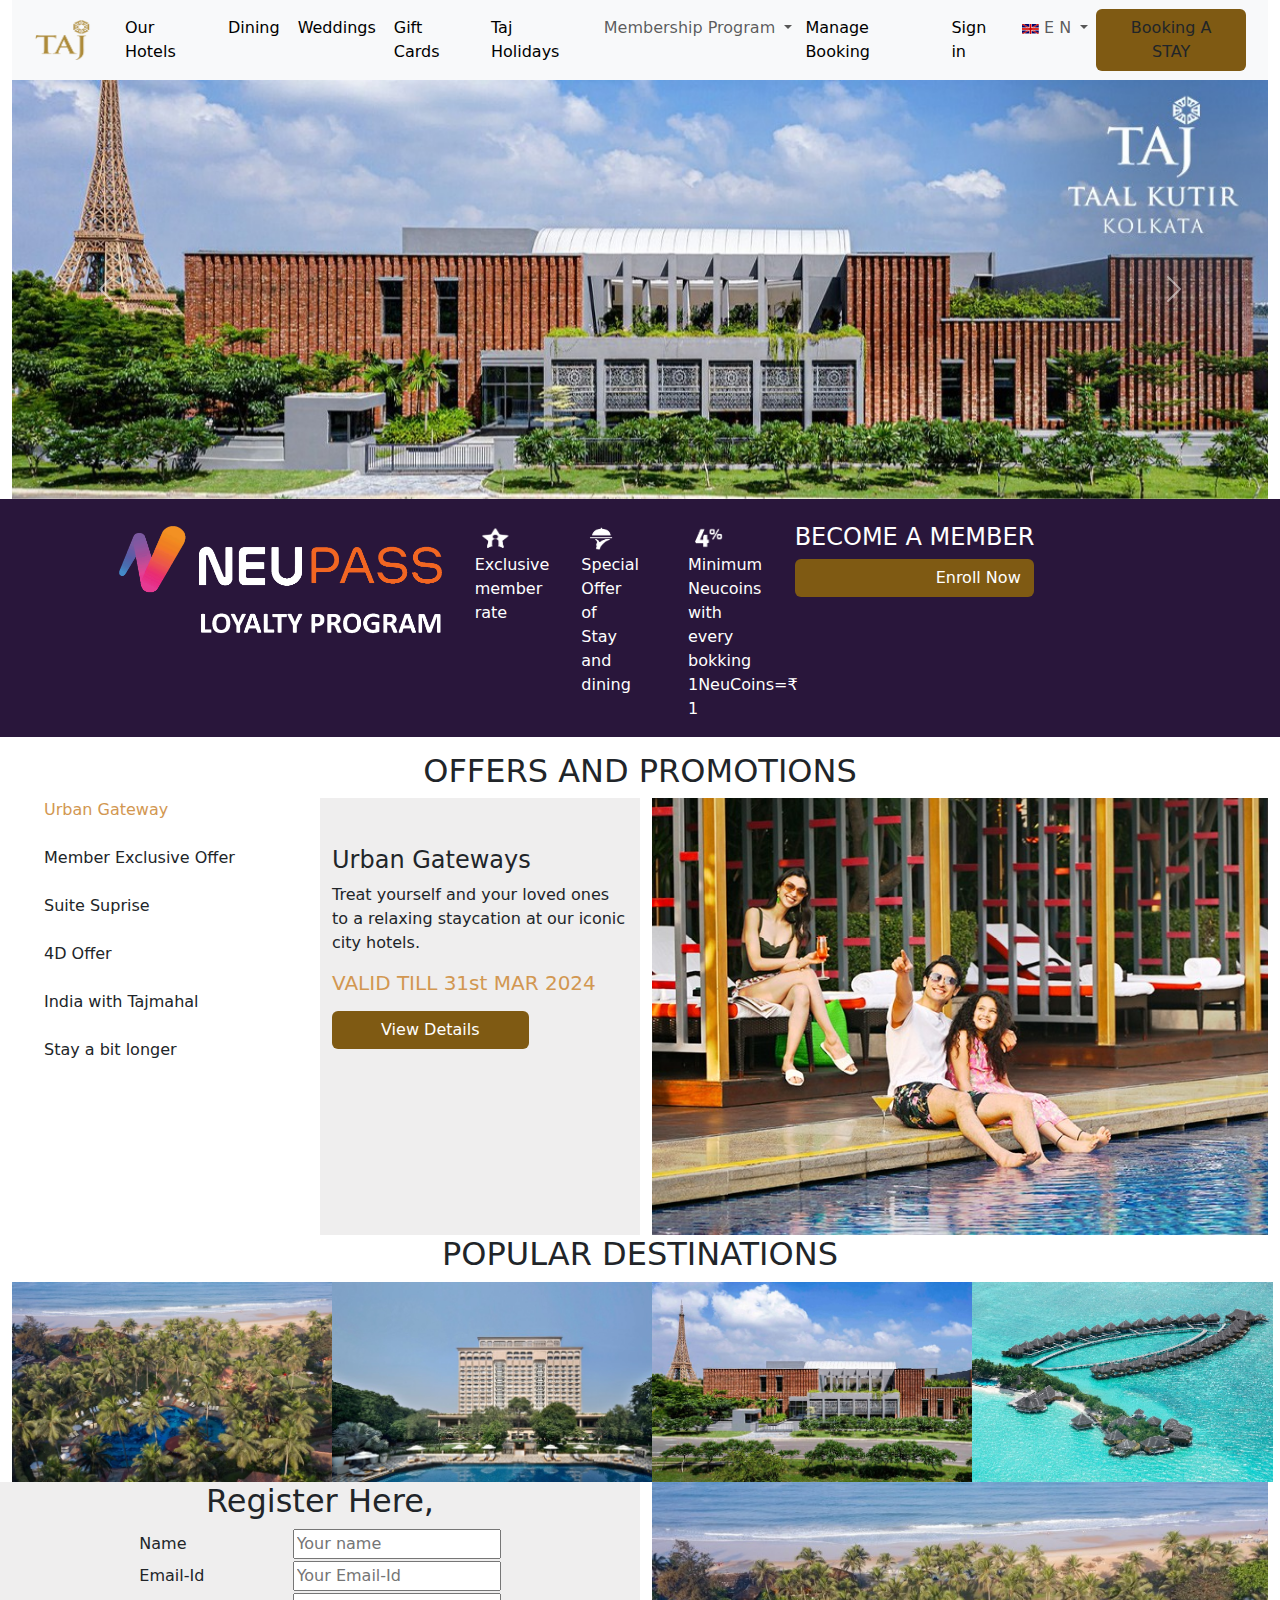
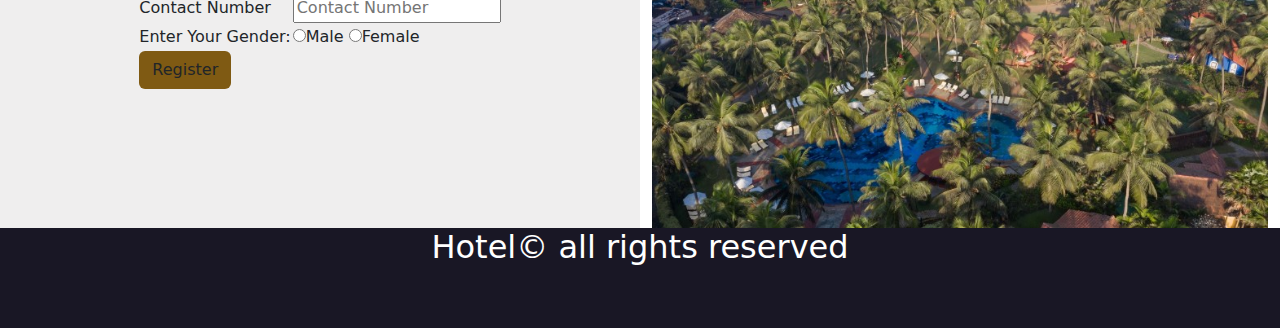
<file: index.html>
<!DOCTYPE html>
<html>

<head>
    <title>Hotel Management</title>
    <link href="css/bootstrap.css" rel="stylesheet" />
    <link href="css/style.css" rel="stylesheet" />
    <script src="js/bootstrap.bundle.js">

    </script>
</head>

<body>

    <div class="container-fluid">
        <div class="row">
            <div class="col-sm-12">
                <nav class="navbar navbar-expand-lg bg-body-tertiary">
                    <div class="container-fluid">
                        <a class="navbar-brand" href="#" style="margin-left: 5px;"><img src="images/logo--Taj.png"
                                height="40px" width="70px" /></a>
                        <button class="navbar-toggler" type="button" data-bs-toggle="collapse"
                            data-bs-target="#navbarSupportedContent" aria-controls="navbarSupportedContent"
                            aria-expanded="false" aria-label="Toggle navigation">
                            <span class="navbar-toggler-icon"></span>
                        </button>
                        <div class="collapse navbar-collapse" id="navbarSupportedContent">
                            <ul class="navbar-nav me-auto mb-2 mb-lg-0">
                                <li class="nav-item">
                                    <a class="nav-link active" aria-current="page" href="index.html"
                                        style="padding-left: 10px">Our Hotels</a>
                                </li>
                                <li class="nav-item">
                                    <a class="nav-link active" aria-current="page" href="Dining.html"
                                        style="padding-left: 10px">Dining</a>
                                </li>
                                <li class="nav-item">
                                    <a class="nav-link active" aria-current="page" href="Wedding.html"
                                        style="padding-left: 10px">Weddings</a>
                                </li>
                                <li class="nav-item">
                                    <a class="nav-link active" aria-current="page" href="#"
                                        style="padding-left: 10px">Gift Cards</a>
                                </li>
                                <li class="nav-item">
                                    <a class="nav-link active" aria-current="page" href="Holidays.html"
                                        style="padding-left: 10px">Taj Holidays</a>
                                </li>

                                <li class="nav-item dropdown">
                                    <a class="nav-link dropdown-toggle" href="#" role="button" data-bs-toggle="dropdown"
                                        aria-expanded="false" style="padding-left: 10px">
                                        Membership Program
                                    </a>
                                    <ul class="dropdown-menu">
                                        <li><a class="dropdown-item" href="#">The Chambers</a></li>
                                        <li><a class="dropdown-item" href="#">Neupass</a></li>
                                        <li><a class="dropdown-item" href="#">Epicure</a></li>
                                        <li><a class="dropdown-item" href="#">Business Connect</a></li>
                                    </ul>
                                </li>
                                <li class="nav-item">
                                    <a class="nav-link active" aria-current="page" href="#"
                                        style="padding-left: 5px">Manage Booking </a>
                                </li>
                                <li class="nav-item">
                                    <a class="nav-link active" aria-current="page" href="Sign.html"
                                        style="padding-left: 5px">Sign in</a>
                                </li>
                                <li class="nav-item dropdown">
                                    <a class="nav-link dropdown-toggle" href="#" role="button" data-bs-toggle="dropdown"
                                        aria-expanded="false">
                                        <span><img src="images/f1.jpg" /></span> E N
                                    </a>
                                    <ul class="dropdown-menu">
                                        <li><a class="dropdown-item" href="#"><span><img
                                                        src="images/f2.jpg" /></span>Duestch</a></li>
                                        <li><a class="dropdown-item" href="#"><span><img
                                                        src="images/f3.jpg" /></span></a></li>
                                        <li><a class="dropdown-item" href="#"><span><img
                                                        src="images/f3.jpg" /></span>Francais</a></li>

                                    </ul>
                                </li>

                            </ul>
                            <form class="d-flex" role="search">

                                <button class="btn btn-outline" type="submit"
                                    style="background-color: #7f5a13; margin-right: 10px;">Booking A STAY</button>
                            </form>
                        </div>
                    </div>
                </nav>
            </div>
        </div>
        <div class="Slider">
            <div id="carouselExample" class="carousel slide">
                <div class="carousel-inner">
                    <div class="carousel-item active">
                        <img src="images/slider1.jpeg" class="d-block w-100" alt="...">
                    </div>
                    <div class="carousel-item">
                        <img src="images/slider2.jpeg" class="d-block w-100" alt="...">
                    </div>
                    <div class="carousel-item">
                        <img src="images/slider3.jpeg" class="d-block w-100" alt="...">
                    </div>
                    <div class="carousel-item">
                        <img src="images/slider4.png" class="d-block w-100" alt="...">
                    </div>
                    <div class="carousel-item">
                        <img src="images/slider5.jpeg" class="d-block w-100" alt="...">
                    </div>
                    <div class="carousel-item">
                        <img src="images/slider6.jpeg" class="d-block w-100" alt="...">
                    </div>
                </div>
                <button class="carousel-control-prev" type="button" data-bs-target="#carouselExample"
                    data-bs-slide="prev">
                    <span class="carousel-control-prev-icon" aria-hidden="true"></span>
                    <span class="visually-hidden">Previous</span>
                </button>
                <button class="carousel-control-next" type="button" data-bs-target="#carouselExample"
                    data-bs-slide="next">
                    <span class="carousel-control-next-icon" aria-hidden="true"></span>
                    <span class="visually-hidden">Next</span>
                </button>
            </div>
        </div>
        <div class="row" style="background-color: #29163b;">
            <div class="col-sm-1"></div>
            <div class="col-sm-3 pt-4 pe-10">
                <img src="images/neu.png"/>
            </div>
            <div class="col-sm-1 ps-5 pt-4" >
                <img src="images/neu1.png" height="30px" width="40px" />
                <p style="color: white" ;>Exclusive member rate</p>
            </div>
            <div class="col-sm-1 ps-5 pt-4" >
                <img src="images/neu2.png" height="30px" width="40px" />
                <p style="color: white" ;>Special Offer of Stay and dining</p>
            </div>

            <div class="col-sm-1 ps-5 pt-4" ><img src="images/neu4.png" height="30px"
                    width="40px" />
                <p style="color: white" ;>Minimum Neucoins with every bokking 1NeuCoins=&#8377 1</p>
            </div>
            <div class="col-sm-3 pt-4  ps-5">
                <h4 style="color: white; ">BECOME A MEMBER</h4>
                <button class="btn btn-outline " type="submit"
                    style="background-color: #7f5a13; color:white;margin-right: 10px; padding-left: 140px; text-align: center; ">Enroll
                    Now</button>
            </div>

            <div class="col-sm-1"></div>
        </div>
        <div class="row">
            <div class="col-sm-12" style="text-align: center; margin-top: 15px ;">
                <h2>OFFERS AND PROMOTIONS</h2>
            </div>
            
        </div>
        <div class="row">
            <div class="col-sm-3">
                <ul style="list-style-type: none;">
                    <li style="color: #d29751;">Urban Gateway</li>
                    <li class="pt-4">Member Exclusive Offer</li>
                    <li class="pt-4">Suite Suprise</li>
                    <li class="pt-4">4D Offer</li>
                    <li class="pt-4">India with Tajmahal</li>
                    <li class="pt-4">Stay a bit longer</li>
                </ul>
            </div>
            <div class="col-sm-3" style="background-color: #efeeee;">
                <h4 class="pt-5">Urban Gateways</h4>
        <p>Treat yourself and your loved ones to a relaxing staycation at our iconic city hotels.

        <h5 style="color: #d29751;">VALID TILL 31st MAR 2024</h5>
        </p>
        <button class="btn btn-outline ps-5 pe-5 " type="submit"
            style="background-color: #7f5a13; color:white;margin-right: 10px; text-align: center; ">View
            Details</button>
            </div>
            <div class="col-sm-6"><img src="images/pic.jpeg" class="d-block w-100" /></div>
        </div>
     <div class="row">
        <div class="col-sm-12">
           <h2 style="text-align: center;"> POPULAR DESTINATIONS</h2>
        </div>
     </div>
     <div class="row">
        <div class="col-sm-3"><img src="images/des1.jpeg" height="200px"/></div>
        <div class="col-sm-3"><img src="images/des2.jpeg" height="200px"/></div>
        <div class="col-sm-3"><img src="images/des3.jpeg" height="200px"/></div>
        <div class="col-sm-3"><img src="images/des4.jpeg" height="200px"/></div>
     </div>
     <div class="row">
        <div class="col-sm-6" style="background-color: #efeeee;"> <h2 style="text-align: center;">Register Here,</h2>
            <form>
                <table style="margin:0 auto;">
                    <tr>
<td>Name</td>
<td>  <input type="text" name="" placeholder="Your name"/></td>
               
                    </tr>
                    <tr>
                        <td>Email-Id</td>
                        <td> <input type="text" email="" placeholder="Your Email-Id"></td>
                    </tr>
                    <tr>
                        <td>Contact Number</td>
                        <td><input type="text" contact="" placeholder="Contact Number"/></td>
                    </tr>
                    <tr>
                        
                        <td> Enter Your Gender:</td>
                           <td> <input type="radio" name="male">Male
                            <input type="radio" name="female">Female
                            
                        </td>
                    </tr>
                    <tr>
                        <td>
                            <button class="btn btn-outline" type="submit"
                            style="background-color: #7f5a13; margin-right: 10px;">Register</button>
                    
                 
                  </td>
                    </tr>
                </table>
            </form>
    </div>
        <div class="col-sm-6"><img src="images/des1.jpeg" class="d-block w-100"></div>
     </div>
       
    </div>
    
    <footer id="footer">
        <h2 >Hotel&copy; all rights reserved</h2>
    </footer>
</body>

</html>
</file>
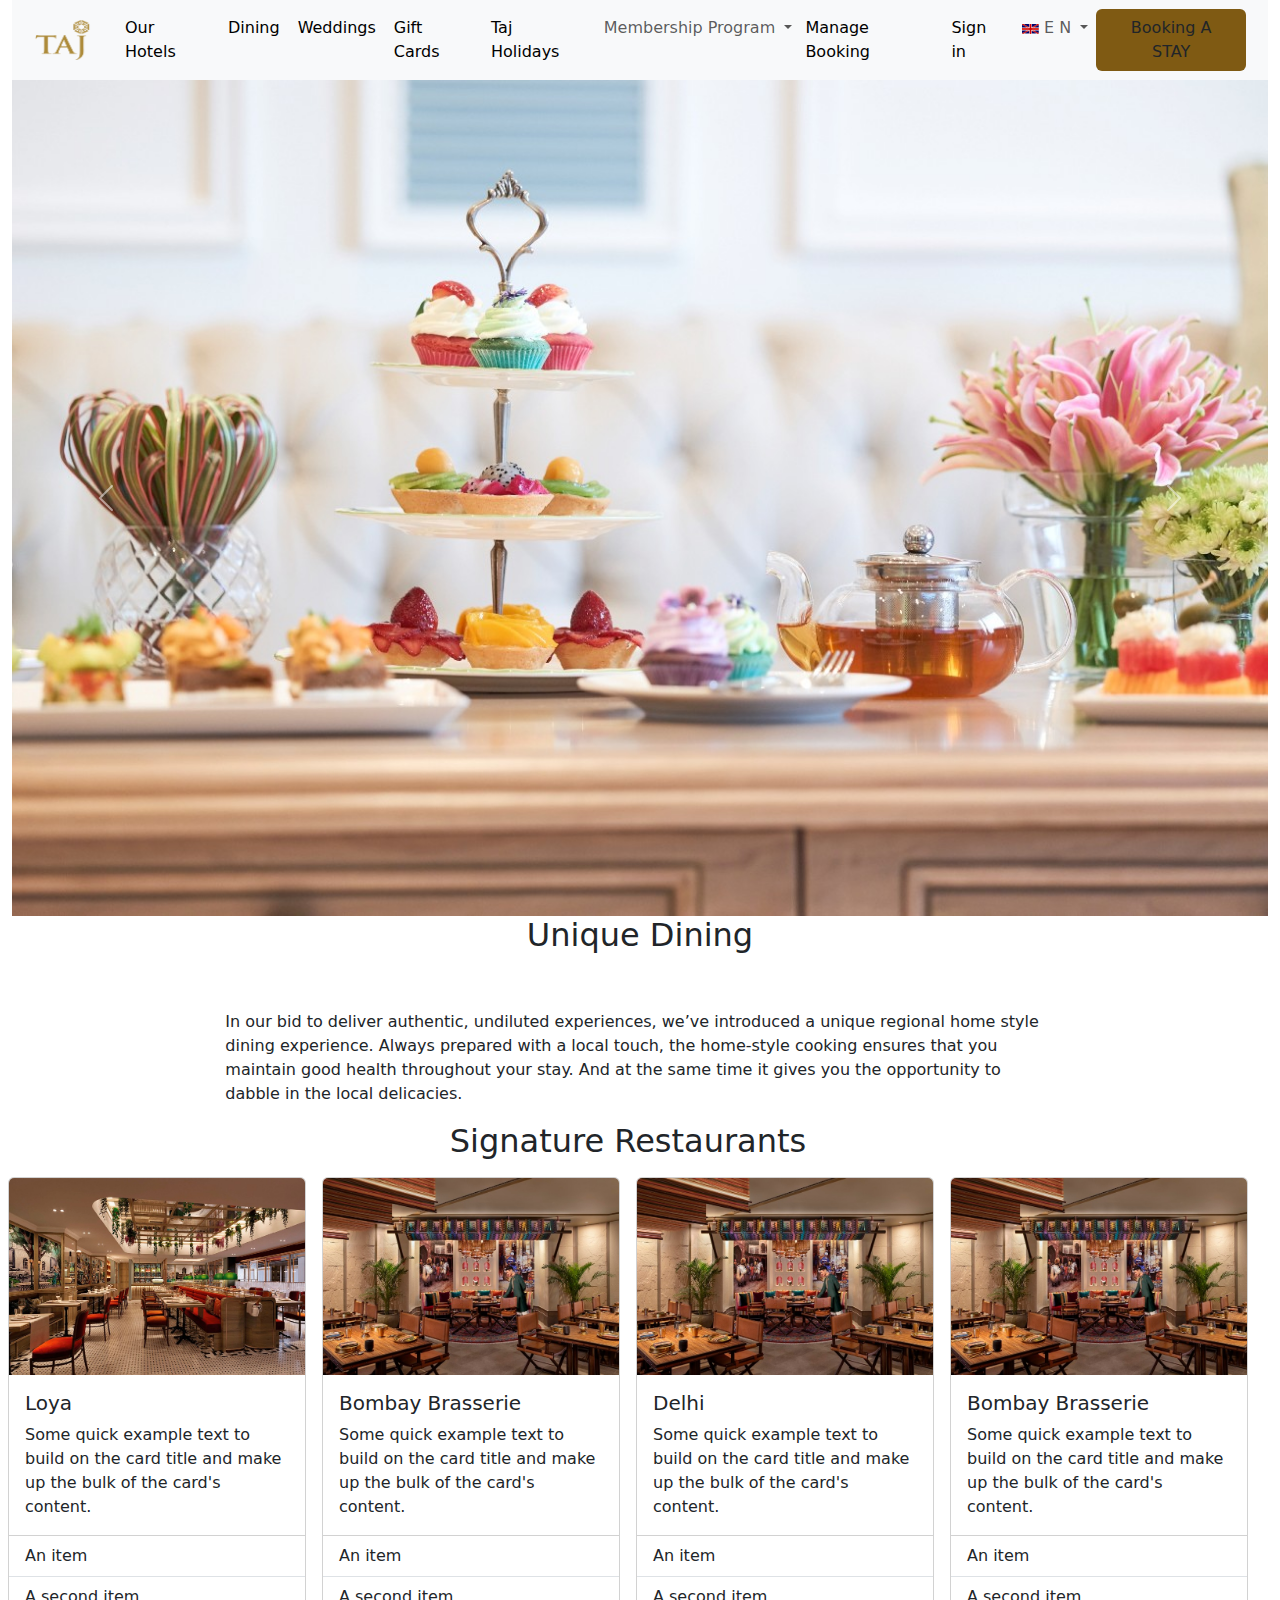
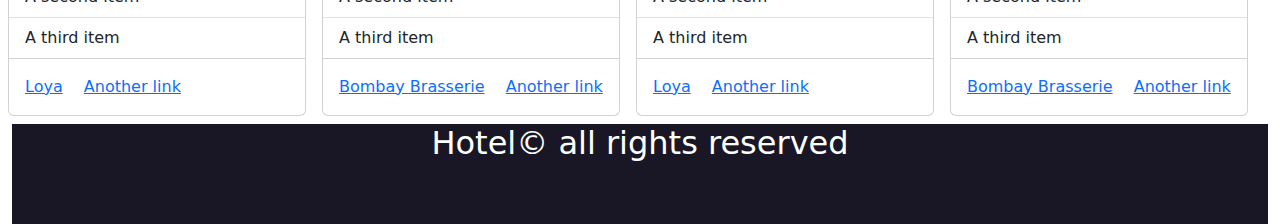
<file: Dining.html>
<!DOCTYPE html>
<html>

<head>
    <title>Hotel Management</title>
    <link href="css/bootstrap.css" rel="stylesheet" />
    <link href="css/style.css" rel="stylesheet" />
    <script src="js/bootstrap.bundle.js">

    </script>
</head>

<body>

    <div class="container-fluid">
        <div class="row">
            <div class="col-sm-12">
                <nav class="navbar navbar-expand-lg bg-body-tertiary">
                    <div class="container-fluid">
                        <a class="navbar-brand" href="#" style="margin-left: 5px;"><img src="images/logo--Taj.png"
                                height="40px" width="70px" /></a>
                        <button class="navbar-toggler" type="button" data-bs-toggle="collapse"
                            data-bs-target="#navbarSupportedContent" aria-controls="navbarSupportedContent"
                            aria-expanded="false" aria-label="Toggle navigation">
                            <span class="navbar-toggler-icon"></span>
                        </button>
                        <div class="collapse navbar-collapse" id="navbarSupportedContent">
                            <ul class="navbar-nav me-auto mb-2 mb-lg-0">
                                <li class="nav-item">
                                    <a class="nav-link active" aria-current="page" href="index.html"
                                        style="padding-left: 10px">Our Hotels</a>
                                </li>
                                <li class="nav-item">
                                    <a class="nav-link active" aria-current="page" href="Dining.html"
                                        style="padding-left: 10px">Dining</a>
                                </li>
                                <li class="nav-item">
                                    <a class="nav-link active" aria-current="page" href="Wedding.html"
                                        style="padding-left: 10px">Weddings</a>
                                </li>
                                <li class="nav-item">
                                    <a class="nav-link active" aria-current="page" href="#"
                                        style="padding-left: 10px">Gift Cards</a>
                                </li>
                                <li class="nav-item">
                                    <a class="nav-link active" aria-current="page" href="Holidays.html"
                                        style="padding-left: 10px">Taj Holidays</a>
                                </li>

                                <li class="nav-item dropdown">
                                    <a class="nav-link dropdown-toggle" href="#" role="button" data-bs-toggle="dropdown"
                                        aria-expanded="false" style="padding-left: 10px">
                                        Membership Program
                                    </a>
                                    <ul class="dropdown-menu">
                                        <li><a class="dropdown-item" href="#">The Chambers</a></li>
                                        <li><a class="dropdown-item" href="#">Neupass</a></li>
                                        <li><a class="dropdown-item" href="#">Epicure</a></li>
                                        <li><a class="dropdown-item" href="#">Business Connect</a></li>
                                    </ul>
                                </li>
                                <li class="nav-item">
                                    <a class="nav-link active" aria-current="page" href="#"
                                        style="padding-left: 5px">Manage Booking </a>
                                </li>
                                <li class="nav-item">
                                    <a class="nav-link active" aria-current="page" href="Sign.html"
                                        style="padding-left: 5px">Sign in</a>
                                </li>
                                <li class="nav-item dropdown">
                                    <a class="nav-link dropdown-toggle" href="#" role="button" data-bs-toggle="dropdown"
                                        aria-expanded="false">
                                        <span><img src="images/f1.jpg" /></span> E N
                                    </a>
                                    <ul class="dropdown-menu">
                                        <li><a class="dropdown-item" href="#"><span><img
                                                        src="images/f2.jpg" /></span>Duestch</a></li>
                                        <li><a class="dropdown-item" href="#"><span><img
                                                        src="images/f3.jpg" /></span></a></li>
                                        <li><a class="dropdown-item" href="#"><span><img
                                                        src="images/f3.jpg" /></span>Francais</a></li>

                                    </ul>
                                </li>

                            </ul>
                            <form class="d-flex" role="search">

                                <button class="btn btn-outline" type="submit"
                                    style="background-color: #7f5a13; margin-right: 10px;">Booking A STAY</button>
                            </form>
                        </div>
                    </div>
                </nav>
            </div>
        </div>
        <div class="Slider">
            <div id="carouselExample" class="carousel slide">
                <div class="carousel-inner">
                    <div class="carousel-item active">
                        <img src="images/dining1.jpeg" class="d-block w-100" alt="...">
                    </div>
                    <div class="carousel-item">
                        <img src="images/dining1.jpeg" class="d-block w-100" alt="...">
                    </div>
                    <div class="carousel-item">
                        <img src="images/dining1.jpeg" class="d-block w-100" alt="...">
                    </div>
                    <div class="carousel-item">
                        <img src="images/dining1.jpeg" class="d-block w-100" alt="...">
                    </div>
                    <div class="carousel-item">
                        <img src="images/dining1.jpeg" class="d-block w-100" alt="...">
                    </div>
                    <div class="carousel-item">
                        <img src="images/dining1.jpeg" class="d-block w-100" alt="...">
                    </div>
                </div>
                <button class="carousel-control-prev" type="button" data-bs-target="#carouselExample"
                    data-bs-slide="prev">
                    <span class="carousel-control-prev-icon" aria-hidden="true"></span>
                    <span class="visually-hidden">Previous</span>
                </button>
                <button class="carousel-control-next" type="button" data-bs-target="#carouselExample"
                    data-bs-slide="next">
                    <span class="carousel-control-next-icon" aria-hidden="true"></span>
                    <span class="visually-hidden">Next</span>
                </button>
            </div>
        </div>

<div class="row">
    <div class="col-sm-2"></div>
    <div class="col-sm-8">
        <h2 style="text-align: center;">Unique Dining</h2>
        <br>
        <br>
        <p>In our bid to deliver authentic, undiluted experiences, we’ve introduced a unique regional home style dining experience. Always prepared with a local touch, the home-style cooking ensures that you maintain good health throughout your stay. And at the same time it gives you the opportunity to dabble in the local delicacies.

        </p>
    </div>
    <div class="col-sm-2"></div>
</div>
    <!-- next step -->
    <div class="row">
        <div class="row">
           <h2 style="text-align: center;">Signature Restaurants</h2>
            <div class="col-sm-6 col-lg-4 col-xl-3 p-2">
            
                <div class="card" style=" width: 100%">
                    <img src="images/din2.jpeg" class="card-img-top d-block w-100" alt="...">
                    <div class="card-body">
                      <h5 class="card-title">Loya</h5>
                      <p class="card-text">Some quick example text to build on the card title and make up the bulk of the card's content.</p>
                    </div>
                    <ul class="list-group list-group-flush">
                      <li class="list-group-item">An item</li>
                      <li class="list-group-item">A second item</li>
                      <li class="list-group-item">A third item</li>
                    </ul>
                    <div class="card-body">
                      <a href="#" class="card-link">Loya</a>
                      <a href="#" class="card-link">Another link</a>
                    </div>
                  </div>
            </div>
            <div class="col-sm-6 col-lg-4 col-xl-3 p-2">
                <div class="card" style=" width: 100%">
                    <img src="images/din3.jpeg" class="card-img-top" class="d-block w-100" alt="...">
                    <div class="card-body">
                      <h5 class="card-title">Bombay Brasserie</h5>
                      <p class="card-text">Some quick example text to build on the card title and make up the bulk of the card's content.</p>
                    </div>
                    <ul class="list-group list-group-flush">
                      <li class="list-group-item">An item</li>
                      <li class="list-group-item">A second item</li>
                      <li class="list-group-item">A third item</li>
                    </ul>
                    <div class="card-body">
                      <a href="#" class="card-link">Bombay Brasserie</a>
                      <a href="#" class="card-link">Another link</a>
                    </div>
                  </div>
            </div>
            <div class="col-sm-6 col-lg-4 col-xl-3 p-2">
                <div class="card" style=" width: 100%">
                    <img src="images/din3.jpeg" class="card-img-top" class="d-block w-100" alt="...">
                    <div class="card-body">
                      <h5 class="card-title">Delhi</h5>
                      <p class="card-text">Some quick example text to build on the card title and make up the bulk of the card's content.</p>
                    </div>
                    <ul class="list-group list-group-flush">
                      <li class="list-group-item">An item</li>
                      <li class="list-group-item">A second item</li>
                      <li class="list-group-item">A third item</li>
                    </ul>
                    <div class="card-body">
                      <a href="#" class="card-link">Loya</a>
                      <a href="#" class="card-link">Another link</a>
                    </div>
                  </div>
            </div>
            <div class="col-sm-6 col-lg-4 col-xl-3 p-2">
                <div class="card" style=" width: 100%">
                    <img src="images/din3.jpeg" class="card-img-top" class="d-block w-100" alt="...">
                    <div class="card-body">
                      <h5 class="card-title">Bombay Brasserie</h5>
                      <p class="card-text">Some quick example text to build on the card title and make up the bulk of the card's content.</p>
                    </div>
                    <ul class="list-group list-group-flush">
                      <li class="list-group-item">An item</li>
                      <li class="list-group-item">A second item</li>
                      <li class="list-group-item">A third item</li>
                    </ul>
                    <div class="card-body">
                      <a href="#" class="card-link">Bombay Brasserie</a>
                      <a href="#" class="card-link">Another link</a>
                    </div>
                  </div>
            </div>
    </div>
   
        
    </div>

    <footer id="footer">
        <h2>Hotel&copy; all rights reserved</h2>
    </footer>
</body>

</html>
</file>
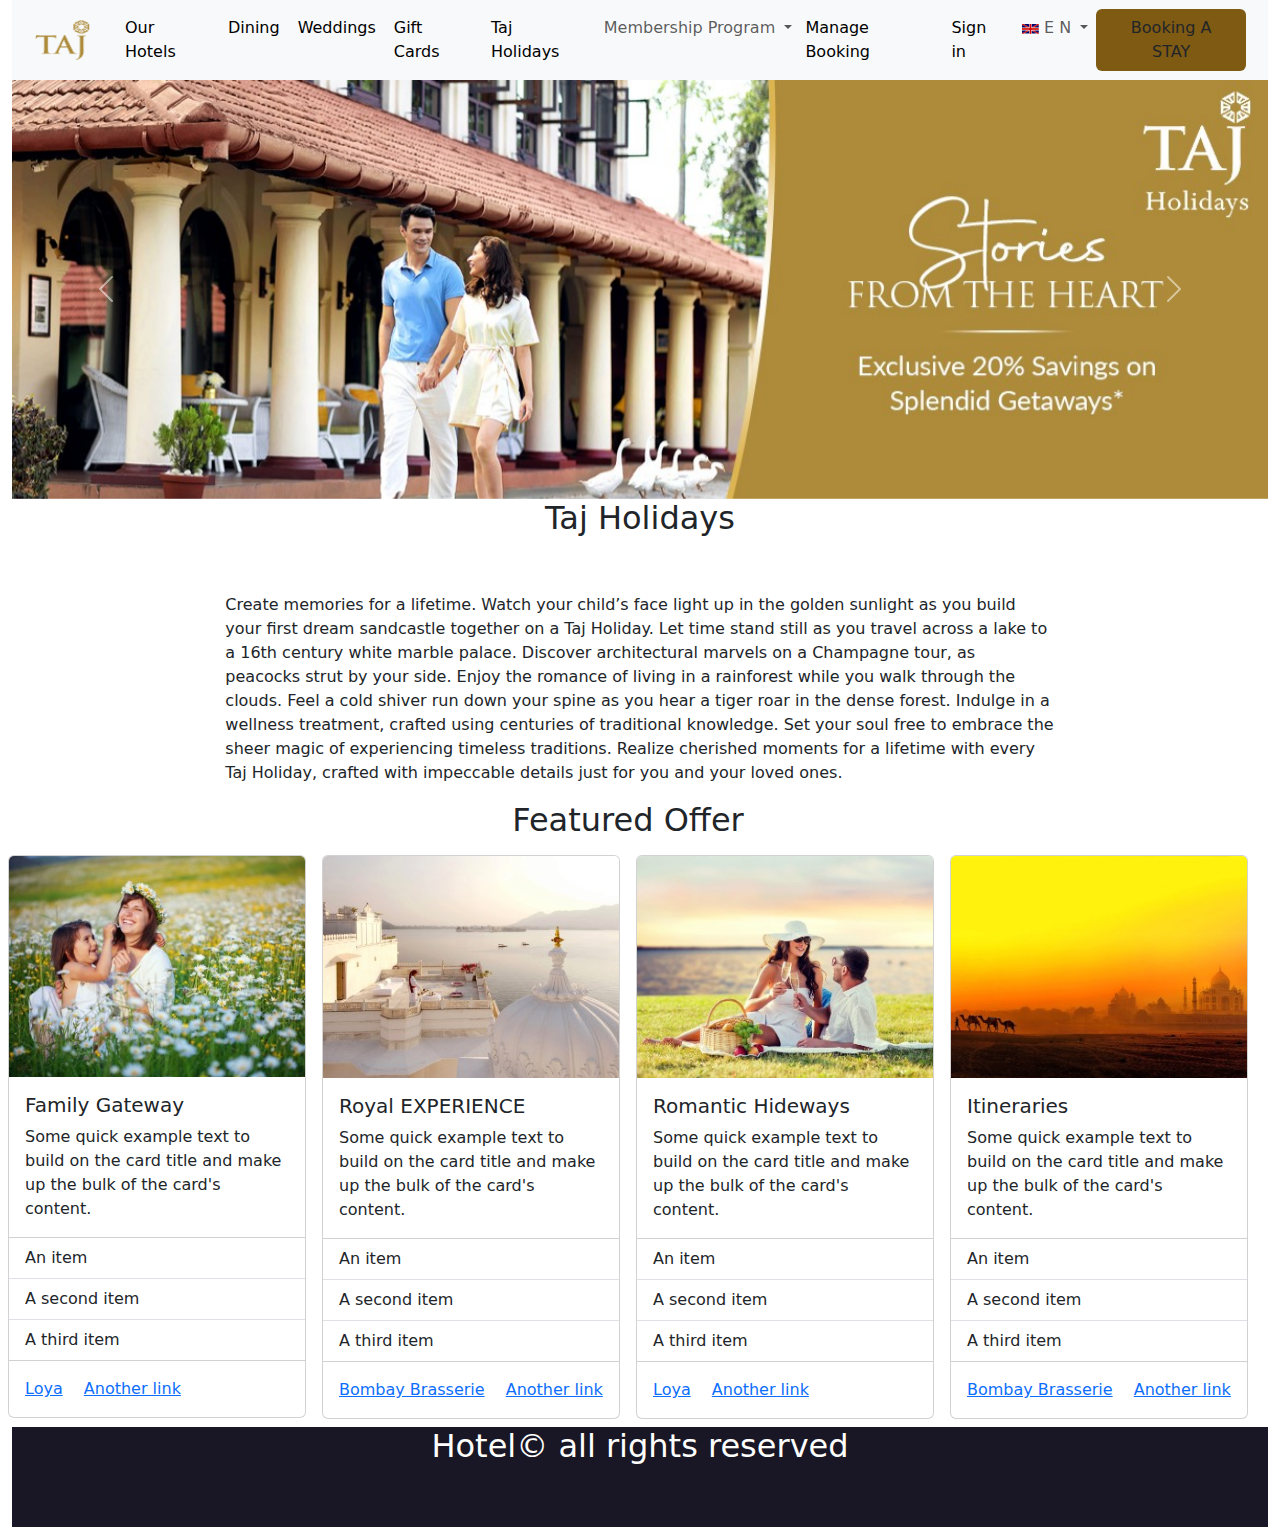
<file: Holidays.html>
<!DOCTYPE html>
<html>

<head>
    <title>Hotel Management</title>
    <link href="css/bootstrap.css" rel="stylesheet" />
    <link href="css/style.css" rel="stylesheet" />
    <script src="js/bootstrap.bundle.js">

    </script>
</head>

<body>

    <div class="container-fluid">
        <div class="row">
            <div class="col-sm-12">
                <nav class="navbar navbar-expand-lg bg-body-tertiary">
                    <div class="container-fluid">
                        <a class="navbar-brand" href="#" style="margin-left: 5px;"><img src="images/logo--Taj.png"
                                height="40px" width="70px" /></a>
                        <button class="navbar-toggler" type="button" data-bs-toggle="collapse"
                            data-bs-target="#navbarSupportedContent" aria-controls="navbarSupportedContent"
                            aria-expanded="false" aria-label="Toggle navigation">
                            <span class="navbar-toggler-icon"></span>
                        </button>
                        <div class="collapse navbar-collapse" id="navbarSupportedContent">
                            <ul class="navbar-nav me-auto mb-2 mb-lg-0">
                                <li class="nav-item">
                                    <a class="nav-link active" aria-current="page" href="index.html"
                                        style="padding-left: 10px">Our Hotels</a>
                                </li>
                                <li class="nav-item">
                                    <a class="nav-link active" aria-current="page" href="Dining.html"
                                        style="padding-left: 10px">Dining</a>
                                </li>
                                <li class="nav-item">
                                    <a class="nav-link active" aria-current="page" href="Wedding.html"
                                        style="padding-left: 10px">Weddings</a>
                                </li>
                                <li class="nav-item">
                                    <a class="nav-link active" aria-current="page" href="#"
                                        style="padding-left: 10px">Gift Cards</a>
                                </li>
                                <li class="nav-item">
                                    <a class="nav-link active" aria-current="page" href="Holidays.html"
                                        style="padding-left: 10px">Taj Holidays</a>
                                </li>

                                <li class="nav-item dropdown">
                                    <a class="nav-link dropdown-toggle" href="#" role="button" data-bs-toggle="dropdown"
                                        aria-expanded="false" style="padding-left: 10px">
                                        Membership Program
                                    </a>
                                    <ul class="dropdown-menu">
                                        <li><a class="dropdown-item" href="#">The Chambers</a></li>
                                        <li><a class="dropdown-item" href="#">Neupass</a></li>
                                        <li><a class="dropdown-item" href="#">Epicure</a></li>
                                        <li><a class="dropdown-item" href="#">Business Connect</a></li>
                                    </ul>
                                </li>
                                <li class="nav-item">
                                    <a class="nav-link active" aria-current="page" href="#"
                                        style="padding-left: 5px">Manage Booking </a>
                                </li>
                                <li class="nav-item">
                                    <a class="nav-link active" aria-current="page" href="Sign.html"
                                        style="padding-left: 5px">Sign in</a>
                                </li>
                                <li class="nav-item dropdown">
                                    <a class="nav-link dropdown-toggle" href="#" role="button" data-bs-toggle="dropdown"
                                        aria-expanded="false">
                                        <span><img src="images/f1.jpg" /></span> E N
                                    </a>
                                    <ul class="dropdown-menu">
                                        <li><a class="dropdown-item" href="#"><span><img
                                                        src="images/f2.jpg" /></span>Duestch</a></li>
                                        <li><a class="dropdown-item" href="#"><span><img
                                                        src="images/f3.jpg" /></span></a></li>
                                        <li><a class="dropdown-item" href="#"><span><img
                                                        src="images/f3.jpg" /></span>Francais</a></li>

                                    </ul>
                                </li>

                            </ul>
                            <form class="d-flex" role="search">

                                <button class="btn btn-outline" type="submit"
                                    style="background-color: #7f5a13; margin-right: 10px;">Booking A STAY</button>
                            </form>
                        </div>
                    </div>
                </nav>
            </div>
        </div>
        <div class="Slider">
            <div id="carouselExample" class="carousel slide">
                <div class="carousel-inner">
                    <div class="carousel-item active">
                        <img src="images/holi.jpeg" class="d-block w-100" alt="...">
                    </div>
                    <div class="carousel-item">
                        <img src="images/holi.jpeg" class="d-block w-100" alt="...">
                    </div>
                    <div class="carousel-item">
                        <img src="images/holi.jpeg" class="d-block w-100" alt="...">
                    </div>
                    <div class="carousel-item">
                        <img src="images/holi.jpeg" class="d-block w-100" alt="...">
                    </div>
                    <div class="carousel-item">
                        <img src="images/holi.jpeg" class="d-block w-100" alt="...">
                    </div>
                    <div class="carousel-item">
                        <img src="images/holi.jpeg" class="d-block w-100" alt="...">
                    </div>
                </div>
                <button class="carousel-control-prev" type="button" data-bs-target="#carouselExample"
                    data-bs-slide="prev">
                    <span class="carousel-control-prev-icon" aria-hidden="true"></span>
                    <span class="visually-hidden">Previous</span>
                </button>
                <button class="carousel-control-next" type="button" data-bs-target="#carouselExample"
                    data-bs-slide="next">
                    <span class="carousel-control-next-icon" aria-hidden="true"></span>
                    <span class="visually-hidden">Next</span>
                </button>
            </div>
        </div>

<div class="row">
    <div class="col-sm-2"></div>
    <div class="col-sm-8">
        <h2 style="text-align: center;">Taj Holidays</h2>
        <br>
        <br>
        <p>Create memories for a lifetime. Watch your child’s face light up in the golden sunlight as you build your first dream sandcastle together on a Taj Holiday. Let time stand still as you travel across a lake to a 16th century white marble palace. Discover architectural marvels on a Champagne tour, as peacocks strut by your side. Enjoy the romance of living in a rainforest while you walk through the clouds. Feel a cold shiver run down your spine as you hear a tiger roar in the dense forest. Indulge in a wellness treatment, crafted using centuries of traditional knowledge. Set your soul free to embrace the sheer magic of experiencing timeless traditions. Realize cherished moments for a lifetime with every Taj Holiday, crafted with impeccable details just for you and your loved ones.


        </p>
    </div>
    <div class="col-sm-2"></div>
</div>
    <!-- next step -->
    <div class="row">
        <div class="row">
           <h2 style="text-align: center;">Featured Offer</h2>
            <div class="col-sm-6 col-lg-4 col-xl-3 p-2">
            
                <div class="card" style=" width: 100%">
                    <img src="images/h1.jpeg" class="card-img-top d-block w-100" alt="...">
                    <div class="card-body">
                      <h5 class="card-title">Family Gateway</h5>
                      <p class="card-text">Some quick example text to build on the card title and make up the bulk of the card's content.</p>
                    </div>
                    <ul class="list-group list-group-flush">
                      <li class="list-group-item">An item</li>
                      <li class="list-group-item">A second item</li>
                      <li class="list-group-item">A third item</li>
                    </ul>
                    <div class="card-body">
                      <a href="#" class="card-link">Loya</a>
                      <a href="#" class="card-link">Another link</a>
                    </div>
                  </div>
            </div>
            <div class="col-sm-6 col-lg-4 col-xl-3 p-2">
                <div class="card" style=" width: 100%">
                    <img src="images/h2.jpeg" class="card-img-top" class="d-block w-100" alt="...">
                    <div class="card-body">
                      <h5 class="card-title">Royal EXPERIENCE</h5>
                      <p class="card-text">Some quick example text to build on the card title and make up the bulk of the card's content.</p>
                    </div>
                    <ul class="list-group list-group-flush">
                      <li class="list-group-item">An item</li>
                      <li class="list-group-item">A second item</li>
                      <li class="list-group-item">A third item</li>
                    </ul>
                    <div class="card-body">
                      <a href="#" class="card-link">Bombay Brasserie</a>
                      <a href="#" class="card-link">Another link</a>
                    </div>
                  </div>
            </div>
            <div class="col-sm-6 col-lg-4 col-xl-3 p-2">
                <div class="card" style=" width: 100%">
                    <img src="images/h3.jpeg" class="card-img-top" class="d-block w-100" alt="...">
                    <div class="card-body">
                      <h5 class="card-title">Romantic Hideways</h5>
                      <p class="card-text">Some quick example text to build on the card title and make up the bulk of the card's content.</p>
                    </div>
                    <ul class="list-group list-group-flush">
                      <li class="list-group-item">An item</li>
                      <li class="list-group-item">A second item</li>
                      <li class="list-group-item">A third item</li>
                    </ul>
                    <div class="card-body">
                      <a href="#" class="card-link">Loya</a>
                      <a href="#" class="card-link">Another link</a>
                    </div>
                  </div>
            </div>
            <div class="col-sm-6 col-lg-4 col-xl-3 p-2">
                <div class="card" style=" width: 100%">
                    <img src="images/h4.jpeg" class="card-img-top" class="d-block w-100" alt="...">
                    <div class="card-body">
                      <h5 class="card-title">Itineraries</h5>
                      <p class="card-text">Some quick example text to build on the card title and make up the bulk of the card's content.</p>
                    </div>
                    <ul class="list-group list-group-flush">
                      <li class="list-group-item">An item</li>
                      <li class="list-group-item">A second item</li>
                      <li class="list-group-item">A third item</li>
                    </ul>
                    <div class="card-body">
                      <a href="#" class="card-link">Bombay Brasserie</a>
                      <a href="#" class="card-link">Another link</a>
                    </div>
                  </div>
            </div>
    </div>
   
        
    </div>

    <footer id="footer">
        <h2>Hotel&copy; all rights reserved</h2>
    </footer>
</body>

</html>
</file>
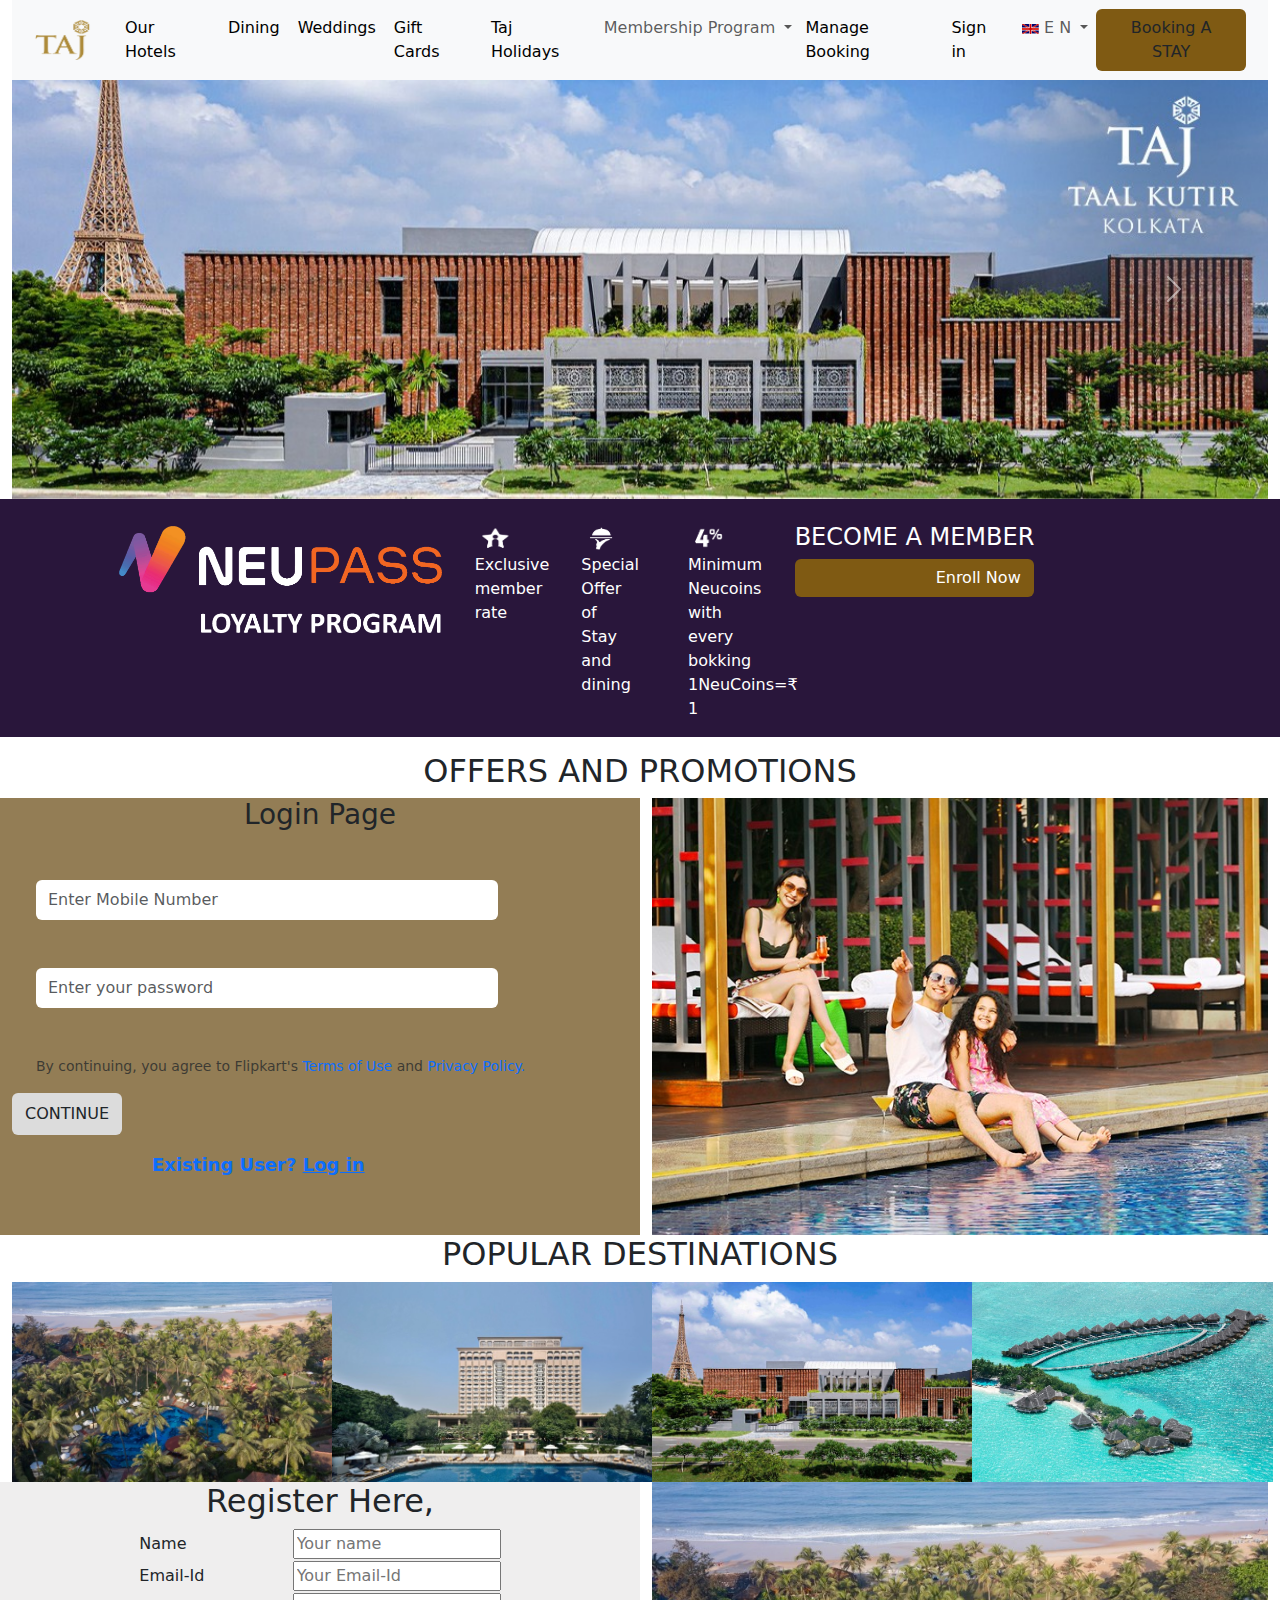
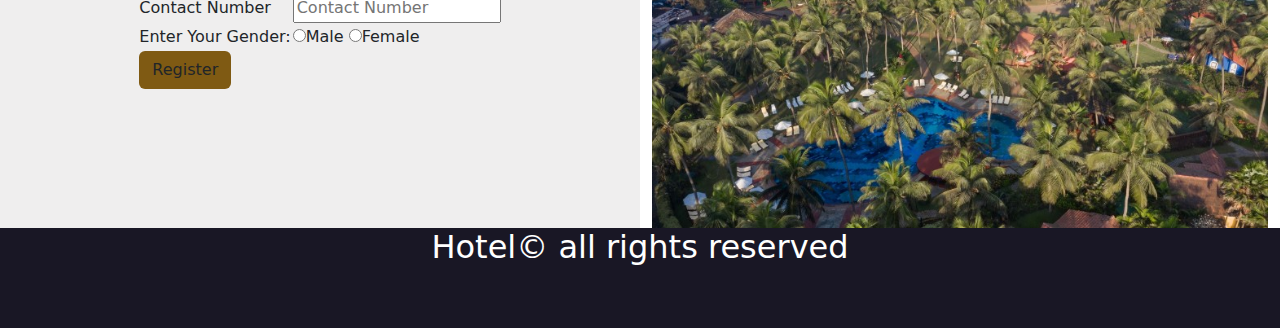
<file: Sign.html>
<!DOCTYPE html>
<html>

<head>
    <title>Hotel Management</title>
    <link href="css/bootstrap.css" rel="stylesheet" />
    <link href="css/style.css" rel="stylesheet" />
    <script src="js/bootstrap.bundle.js">

    </script>
</head>

<body>

    <div class="container-fluid">
        <div class="row">
            <div class="col-sm-12">
                <nav class="navbar navbar-expand-lg bg-body-tertiary">
                    <div class="container-fluid">
                        <a class="navbar-brand" href="#" style="margin-left: 5px;"><img src="images/logo--Taj.png"
                                height="40px" width="70px" /></a>
                        <button class="navbar-toggler" type="button" data-bs-toggle="collapse"
                            data-bs-target="#navbarSupportedContent" aria-controls="navbarSupportedContent"
                            aria-expanded="false" aria-label="Toggle navigation">
                            <span class="navbar-toggler-icon"></span>
                        </button>
                        <div class="collapse navbar-collapse" id="navbarSupportedContent">
                            <ul class="navbar-nav me-auto mb-2 mb-lg-0">
                                <li class="nav-item">
                                    <a class="nav-link active" aria-current="page" href="index.html"
                                        style="padding-left: 10px">Our Hotels</a>
                                </li>
                                <li class="nav-item">
                                    <a class="nav-link active" aria-current="page" href="Dining.html"
                                        style="padding-left: 10px">Dining</a>
                                </li>
                                <li class="nav-item">
                                    <a class="nav-link active" aria-current="page" href="Wedding.html"
                                        style="padding-left: 10px">Weddings</a>
                                </li>
                                <li class="nav-item">
                                    <a class="nav-link active" aria-current="page" href="#"
                                        style="padding-left: 10px">Gift Cards</a>
                                </li>
                                <li class="nav-item">
                                    <a class="nav-link active" aria-current="page" href="Holidays.html"
                                        style="padding-left: 10px">Taj Holidays</a>
                                </li>

                                <li class="nav-item dropdown">
                                    <a class="nav-link dropdown-toggle" href="#" role="button" data-bs-toggle="dropdown"
                                        aria-expanded="false" style="padding-left: 10px">
                                        Membership Program
                                    </a>
                                    <ul class="dropdown-menu">
                                        <li><a class="dropdown-item" href="#">The Chambers</a></li>
                                        <li><a class="dropdown-item" href="#">Neupass</a></li>
                                        <li><a class="dropdown-item" href="#">Epicure</a></li>
                                        <li><a class="dropdown-item" href="#">Business Connect</a></li>
                                    </ul>
                                </li>
                                <li class="nav-item">
                                    <a class="nav-link active" aria-current="page" href="#"
                                        style="padding-left: 5px">Manage Booking </a>
                                </li>
                                <li class="nav-item">
                                    <a class="nav-link active" aria-current="page" href="Sign.html"
                                        style="padding-left: 5px">Sign in</a>
                                </li>
                                <li class="nav-item dropdown">
                                    <a class="nav-link dropdown-toggle" href="#" role="button" data-bs-toggle="dropdown"
                                        aria-expanded="false">
                                        <span><img src="images/f1.jpg" /></span> E N
                                    </a>
                                    <ul class="dropdown-menu">
                                        <li><a class="dropdown-item" href="#"><span><img
                                                        src="images/f2.jpg" /></span>Duestch</a></li>
                                        <li><a class="dropdown-item" href="#"><span><img
                                                        src="images/f3.jpg" /></span></a></li>
                                        <li><a class="dropdown-item" href="#"><span><img
                                                        src="images/f3.jpg" /></span>Francais</a></li>

                                    </ul>
                                </li>

                            </ul>
                            <form class="d-flex" role="search">

                                <button class="btn btn-outline" type="submit"
                                    style="background-color: #7f5a13; margin-right: 10px;">Booking A STAY</button>
                            </form>
                        </div>
                    </div>
                </nav>
            </div>
        </div>
        <div class="Slider">
            <div id="carouselExample" class="carousel slide">
                <div class="carousel-inner">
                    <div class="carousel-item active">
                        <img src="images/slider1.jpeg" class="d-block w-100" alt="...">
                    </div>
                    <div class="carousel-item">
                        <img src="images/slider2.jpeg" class="d-block w-100" alt="...">
                    </div>
                    <div class="carousel-item">
                        <img src="images/slider3.jpeg" class="d-block w-100" alt="...">
                    </div>
                    <div class="carousel-item">
                        <img src="images/slider4.png" class="d-block w-100" alt="...">
                    </div>
                    <div class="carousel-item">
                        <img src="images/slider5.jpeg" class="d-block w-100" alt="...">
                    </div>
                    <div class="carousel-item">
                        <img src="images/slider6.jpeg" class="d-block w-100" alt="...">
                    </div>
                </div>
                <button class="carousel-control-prev" type="button" data-bs-target="#carouselExample"
                    data-bs-slide="prev">
                    <span class="carousel-control-prev-icon" aria-hidden="true"></span>
                    <span class="visually-hidden">Previous</span>
                </button>
                <button class="carousel-control-next" type="button" data-bs-target="#carouselExample"
                    data-bs-slide="next">
                    <span class="carousel-control-next-icon" aria-hidden="true"></span>
                    <span class="visually-hidden">Next</span>
                </button>
            </div>
        </div>
        <div class="row" style="background-color: #29163b;">
            <div class="col-sm-1"></div>
            <div class="col-sm-3 pt-4 pe-10">
                <img src="images/neu.png"/>
            </div>
            <div class="col-sm-1 ps-5 pt-4" >
                <img src="images/neu1.png" height="30px" width="40px" />
                <p style="color: white" ;>Exclusive member rate</p>
            </div>
            <div class="col-sm-1 ps-5 pt-4" >
                <img src="images/neu2.png" height="30px" width="40px" />
                <p style="color: white" ;>Special Offer of Stay and dining</p>
            </div>

            <div class="col-sm-1 ps-5 pt-4" ><img src="images/neu4.png" height="30px"
                    width="40px" />
                <p style="color: white" ;>Minimum Neucoins with every bokking 1NeuCoins=&#8377 1</p>
            </div>
            <div class="col-sm-3 pt-4  ps-5">
                <h4 style="color: white; ">BECOME A MEMBER</h4>
                <button class="btn btn-outline " type="submit"
                    style="background-color: #7f5a13; color:white;margin-right: 10px; padding-left: 140px; text-align: center; ">Enroll
                    Now</button>
            </div>

            <div class="col-sm-1"></div>
        </div>
        <div class="row">
            <div class="col-sm-12" style="text-align: center; margin-top: 15px ;">
                <h2>OFFERS AND PROMOTIONS</h2>
            </div>
            
        </div>
        <div class="row">
            <div class="col-sm-6" style="background-color: #937d55;">
                <form>
                    <h3 style="text-align: center;">Login Page</h3>
                    <div class="mb-3">
                     
                      <input type="text" class="form-control mt-5 py-2 ms-4 w-75 border-0" id="exampleInputEmail1" placeholder="Enter Mobile Number" aria-describedby="emailHelp">
              
                      <input type="text" class="form-control mt-5 py-2 ms-4 w-75 border-0" id="exampleInputEmail1" placeholder="Enter your password" aria-describedby="emailHelp">
                      <div id="emailHelp" class="form-text ms-4 mt-5">By continuing, you agree to Flipkart's <a href="#" style="text-decoration: none;">Terms of Use</a> and <a href="#" style="text-decoration: none;"> Privacy Policy.</a></div>
                    </div>
                    <button type="submit" id="CONT"  style="background-color:gainsboro "class="btn btn-outline mb-3 MS-4 W-75 py-2">CONTINUE</button><br>
                    <span style="margin-left: 140px; margin-top: 40px; font-weight: 600; font-size: 18px;"><a href="login.html" style="text-decoration: none;">Existing User? <a href="#">Log in</a></span></a>
                  </form>
            </div>
            
            <div class="col-sm-6"><img src="images/pic.jpeg" class="d-block w-100" /></div>
        </div>
     <div class="row">
        <div class="col-sm-12">
           <h2 style="text-align: center;"> POPULAR DESTINATIONS</h2>
        </div>
     </div>
     <div class="row">
        <div class="col-sm-3"><img src="images/des1.jpeg" height="200px"/></div>
        <div class="col-sm-3"><img src="images/des2.jpeg" height="200px"/></div>
        <div class="col-sm-3"><img src="images/des3.jpeg" height="200px"/></div>
        <div class="col-sm-3"><img src="images/des4.jpeg" height="200px"/></div>
     </div>
     <div class="row">
        <div class="col-sm-6" style="background-color: #efeeee;"> <h2 style="text-align: center;">Register Here,</h2>
            <form>
                <table style="margin:0 auto;">
                    <tr>
<td>Name</td>
<td>  <input type="text" name="" placeholder="Your name"/></td>
               
                    </tr>
                    <tr>
                        <td>Email-Id</td>
                        <td> <input type="text" email="" placeholder="Your Email-Id"></td>
                    </tr>
                    <tr>
                        <td>Contact Number</td>
                        <td><input type="text" contact="" placeholder="Contact Number"/></td>
                    </tr>
                    <tr>
                        
                        <td> Enter Your Gender:</td>
                           <td> <input type="radio" name="male">Male
                            <input type="radio" name="female">Female
                            
                        </td>
                    </tr>
                    <tr>
                        <td>
                            <button class="btn btn-outline" type="submit"
                            style="background-color: #7f5a13; margin-right: 10px;">Register</button>
                    
                 
                  </td>
                    </tr>
                </table>
            </form>
    </div>
        <div class="col-sm-6"><img src="images/des1.jpeg" class="d-block w-100"></div>
     </div>
       
    </div>
    
    <footer id="footer">
        <h2 >Hotel&copy; all rights reserved</h2>
    </footer>
</body>

</html>
</file>
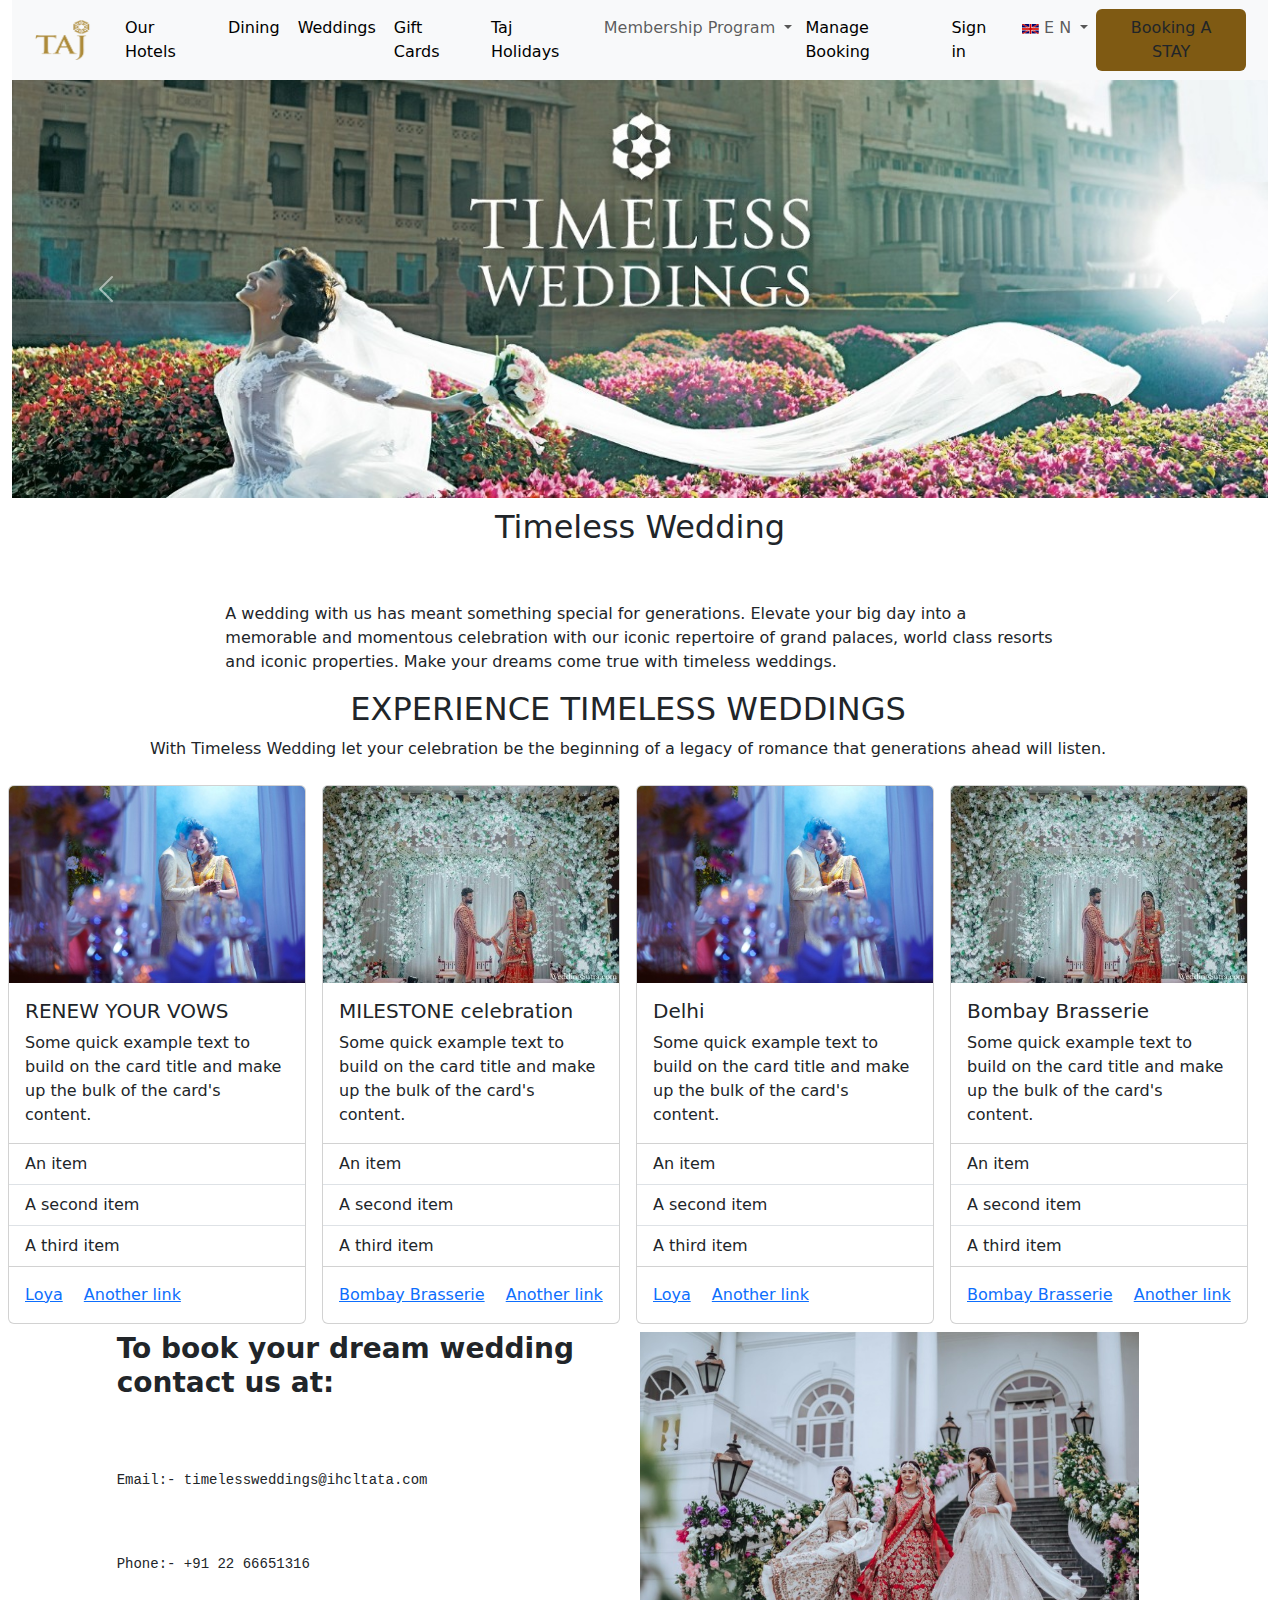
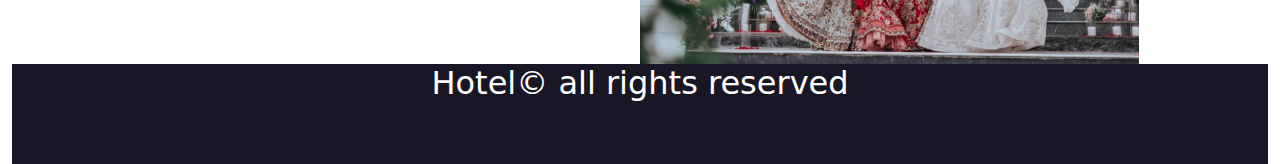
<file: Wedding.html>
<!DOCTYPE html>
<html>

<head>
    <title>Wedding</title>
    <link href="css/bootstrap.css" rel="stylesheet" />
    <link href="css/style.css" rel="stylesheet" />
    <script src="js/bootstrap.bundle.js">

    </script>
</head>

<body>

    <div class="container-fluid">
        <div class="row">
            <div class="col-sm-12">
                <nav class="navbar navbar-expand-lg bg-body-tertiary">
                    <div class="container-fluid">
                        <a class="navbar-brand" href="#" style="margin-left: 5px;"><img src="images/logo--Taj.png"
                                height="40px" width="70px" /></a>
                        <button class="navbar-toggler" type="button" data-bs-toggle="collapse"
                            data-bs-target="#navbarSupportedContent" aria-controls="navbarSupportedContent"
                            aria-expanded="false" aria-label="Toggle navigation">
                            <span class="navbar-toggler-icon"></span>
                        </button>
                        <div class="collapse navbar-collapse" id="navbarSupportedContent">
                            <ul class="navbar-nav me-auto mb-2 mb-lg-0">
                                <li class="nav-item">
                                    <a class="nav-link active" aria-current="page" href="index.html"
                                        style="padding-left: 10px">Our Hotels</a>
                                </li>
                                <li class="nav-item">
                                    <a class="nav-link active" aria-current="page" href="Dining.html"
                                        style="padding-left: 10px">Dining</a>
                                </li>
                                <li class="nav-item">
                                    <a class="nav-link active" aria-current="page" href="Wedding.html"
                                        style="padding-left: 10px">Weddings</a>
                                </li>
                                <li class="nav-item">
                                    <a class="nav-link active" aria-current="page" href="#"
                                        style="padding-left: 10px">Gift Cards</a>
                                </li>
                                <li class="nav-item">
                                    <a class="nav-link active" aria-current="page" href="Holidays.html"
                                        style="padding-left: 10px">Taj Holidays</a>
                                </li>

                                <li class="nav-item dropdown">
                                    <a class="nav-link dropdown-toggle" href="#" role="button" data-bs-toggle="dropdown"
                                        aria-expanded="false" style="padding-left: 10px">
                                        Membership Program
                                    </a>
                                    <ul class="dropdown-menu">
                                        <li><a class="dropdown-item" href="#">The Chambers</a></li>
                                        <li><a class="dropdown-item" href="#">Neupass</a></li>
                                        <li><a class="dropdown-item" href="#">Epicure</a></li>
                                        <li><a class="dropdown-item" href="#">Business Connect</a></li>
                                    </ul>
                                </li>
                                <li class="nav-item">
                                    <a class="nav-link active" aria-current="page" href="#"
                                        style="padding-left: 5px">Manage Booking </a>
                                </li>
                                <li class="nav-item">
                                    <a class="nav-link active" aria-current="page" href="Sign.html"
                                        style="padding-left: 5px">Sign in</a>
                                </li>
                                <li class="nav-item dropdown">
                                    <a class="nav-link dropdown-toggle" href="#" role="button" data-bs-toggle="dropdown"
                                        aria-expanded="false">
                                        <span><img src="images/f1.jpg" /></span> E N
                                    </a>
                                    <ul class="dropdown-menu">
                                        <li><a class="dropdown-item" href="#"><span><img
                                                        src="images/f2.jpg" /></span>Duestch</a></li>
                                        <li><a class="dropdown-item" href="#"><span><img
                                                        src="images/f3.jpg" /></span></a></li>
                                        <li><a class="dropdown-item" href="#"><span><img
                                                        src="images/f3.jpg" /></span>Francais</a></li>

                                    </ul>
                                </li>

                            </ul>
                            <form class="d-flex" role="search">

                                <button class="btn btn-outline" type="submit"
                                    style="background-color: #7f5a13; margin-right: 10px;">Booking A STAY</button>
                            </form>
                        </div>
                    </div>
                </nav>
            </div>
        </div>
        <div class="Slider">
            <div id="carouselExample" class="carousel slide">
                <div class="carousel-inner">
                    <div class="carousel-item active">
                        <img src="images/shadi.jpeg" class="d-block w-100" alt="...">
                    </div>
                    <div class="carousel-item">
                        <img src="images/shadi.jpeg" class="d-block w-100" alt="...">
                    </div>
                    <div class="carousel-item">
                        <img src="images/shadi.jpeg" class="d-block w-100" alt="...">
                    </div>
                    <div class="carousel-item">
                        <img src="images/shadi.jpeg" class="d-block w-100" alt="...">
                    </div>
                    <div class="carousel-item">
                        <img src="images/shadi.jpeg" class="d-block w-100" alt="...">
                    </div>
                    <div class="carousel-item">
                        <img src="images/shadi.jpeg" class="d-block w-100" alt="...">
                    </div>
                </div>
                <button class="carousel-control-prev" type="button" data-bs-target="#carouselExample"
                    data-bs-slide="prev">
                    <span class="carousel-control-prev-icon" aria-hidden="true"></span>
                    <span class="visually-hidden">Previous</span>
                </button>
                <button class="carousel-control-next" type="button" data-bs-target="#carouselExample"
                    data-bs-slide="next">
                    <span class="carousel-control-next-icon" aria-hidden="true"></span>
                    <span class="visually-hidden">Next</span>
                </button>
            </div>
        </div>

<div class="row">
    <div class="col-sm-2"></div>
    <div class="col-sm-8">
        <h2 style="text-align: center; margin-top: 10px;">Timeless Wedding</h2>
        <br>
        <br>
        <p>
            A wedding with us has meant something special for generations. Elevate your big day into a memorable and momentous celebration with our iconic repertoire of grand palaces, world class resorts and iconic properties. Make your dreams come true with timeless weddings.
        </p>
    </div>
    <div class="col-sm-2"></div>
</div>
    <!-- next step -->
    <div class="row">
        <div class="row">
           <h2 style="text-align: center;">EXPERIENCE TIMELESS WEDDINGS</h2>
           <p style="text-align: center;">With Timeless Wedding let your celebration be the beginning of a legacy of romance that generations ahead will listen.</p>
            <div class="col-sm-6 col-lg-4 col-xl-3 p-2">
            
                <div class="card" style=" width: 100%">
                    <img src="images/shadi3.jpeg" class="card-img-top" class="d-block w-100" alt="...">
                    <div class="card-body">
                      <h5 class="card-title"> RENEW YOUR VOWS</h5>
                      <p class="card-text">Some quick example text to build on the card title and make up the bulk of the card's content.</p>
                    </div>
                    <ul class="list-group list-group-flush">
                      <li class="list-group-item">An item</li>
                      <li class="list-group-item">A second item</li>
                      <li class="list-group-item">A third item</li>
                    </ul>
                    <div class="card-body">
                      <a href="#" class="card-link">Loya</a>
                      <a href="#" class="card-link">Another link</a>
                    </div>
                  </div>
            </div>
            <div class="col-sm-6 col-lg-4 col-xl-3 p-2">
                <div class="card" style=" width: 100%">
                    <img src="images/shadi2.jpeg" class="card-img-top" class="d-block w-100" alt="...">
                    <div class="card-body">
                      <h5 class="card-title">MILESTONE celebration</h5>
                      <p class="card-text">Some quick example text to build on the card title and make up the bulk of the card's content.</p>
                    </div>
                    <ul class="list-group list-group-flush">
                      <li class="list-group-item">An item</li>
                      <li class="list-group-item">A second item</li>
                      <li class="list-group-item">A third item</li>
                    </ul>
                    <div class="card-body">
                      <a href="#" class="card-link">Bombay Brasserie</a>
                      <a href="#" class="card-link">Another link</a>
                    </div>
                  </div>
            </div>
            <div class="col-sm-6 col-lg-4 col-xl-3 p-2">
                <div class="card" style=" width: 100%">
                    <img src="images/shadi3.jpeg" class="card-img-top" class="d-block w-100" alt="...">
                    <div class="card-body">
                      <h5 class="card-title">Delhi</h5>
                      <p class="card-text">Some quick example text to build on the card title and make up the bulk of the card's content.</p>
                    </div>
                    <ul class="list-group list-group-flush">
                      <li class="list-group-item">An item</li>
                      <li class="list-group-item">A second item</li>
                      <li class="list-group-item">A third item</li>
                    </ul>
                    <div class="card-body">
                      <a href="#" class="card-link">Loya</a>
                      <a href="#" class="card-link">Another link</a>
                    </div>
                  </div>
            </div>
            <div class="col-sm-6 col-lg-4 col-xl-3 p-2">
                <div class="card" style=" width: 100%">
                    <img src="images/shadi2.jpeg" class="card-img-top" class="d-block w-100" alt="...">
                    <div class="card-body">
                      <h5 class="card-title">Bombay Brasserie</h5>
                      <p class="card-text">Some quick example text to build on the card title and make up the bulk of the card's content.</p>
                    </div>
                    <ul class="list-group list-group-flush">
                      <li class="list-group-item">An item</li>
                      <li class="list-group-item">A second item</li>
                      <li class="list-group-item">A third item</li>
                    </ul>
                    <div class="card-body">
                      <a href="#" class="card-link">Bombay Brasserie</a>
                      <a href="#" class="card-link">Another link</a>
                    </div>
                  </div>
            </div>
    </div>
   
        <div class="row">
            <div class="col-sm-1"></div>
            <div class="col-sm-5">
                <h3><b>To book your dream wedding contact us at:</b></h3>
                <pre>
                   
 

Email:- timelessweddings@ihcltata.com

 

Phone:- +91 22 66651316

                </pre>
            </div>
            <div class="col-sm-5">
                <img src="images/sh.jpeg" class="d-block w-100"/>
            </div>
            <div class="col-sm-1"></div>
        </div>
    </div>

    <footer id="footer">
        <h2>Hotel&copy; all rights reserved</h2>
    </footer>
</body>

</html>
</file>
<file: css/style.css>
#footer{
    background-color: #191725;
    padding: 0%;
    height: 100px;
    text-align: center;
    color: white;
   
  }
</file>
